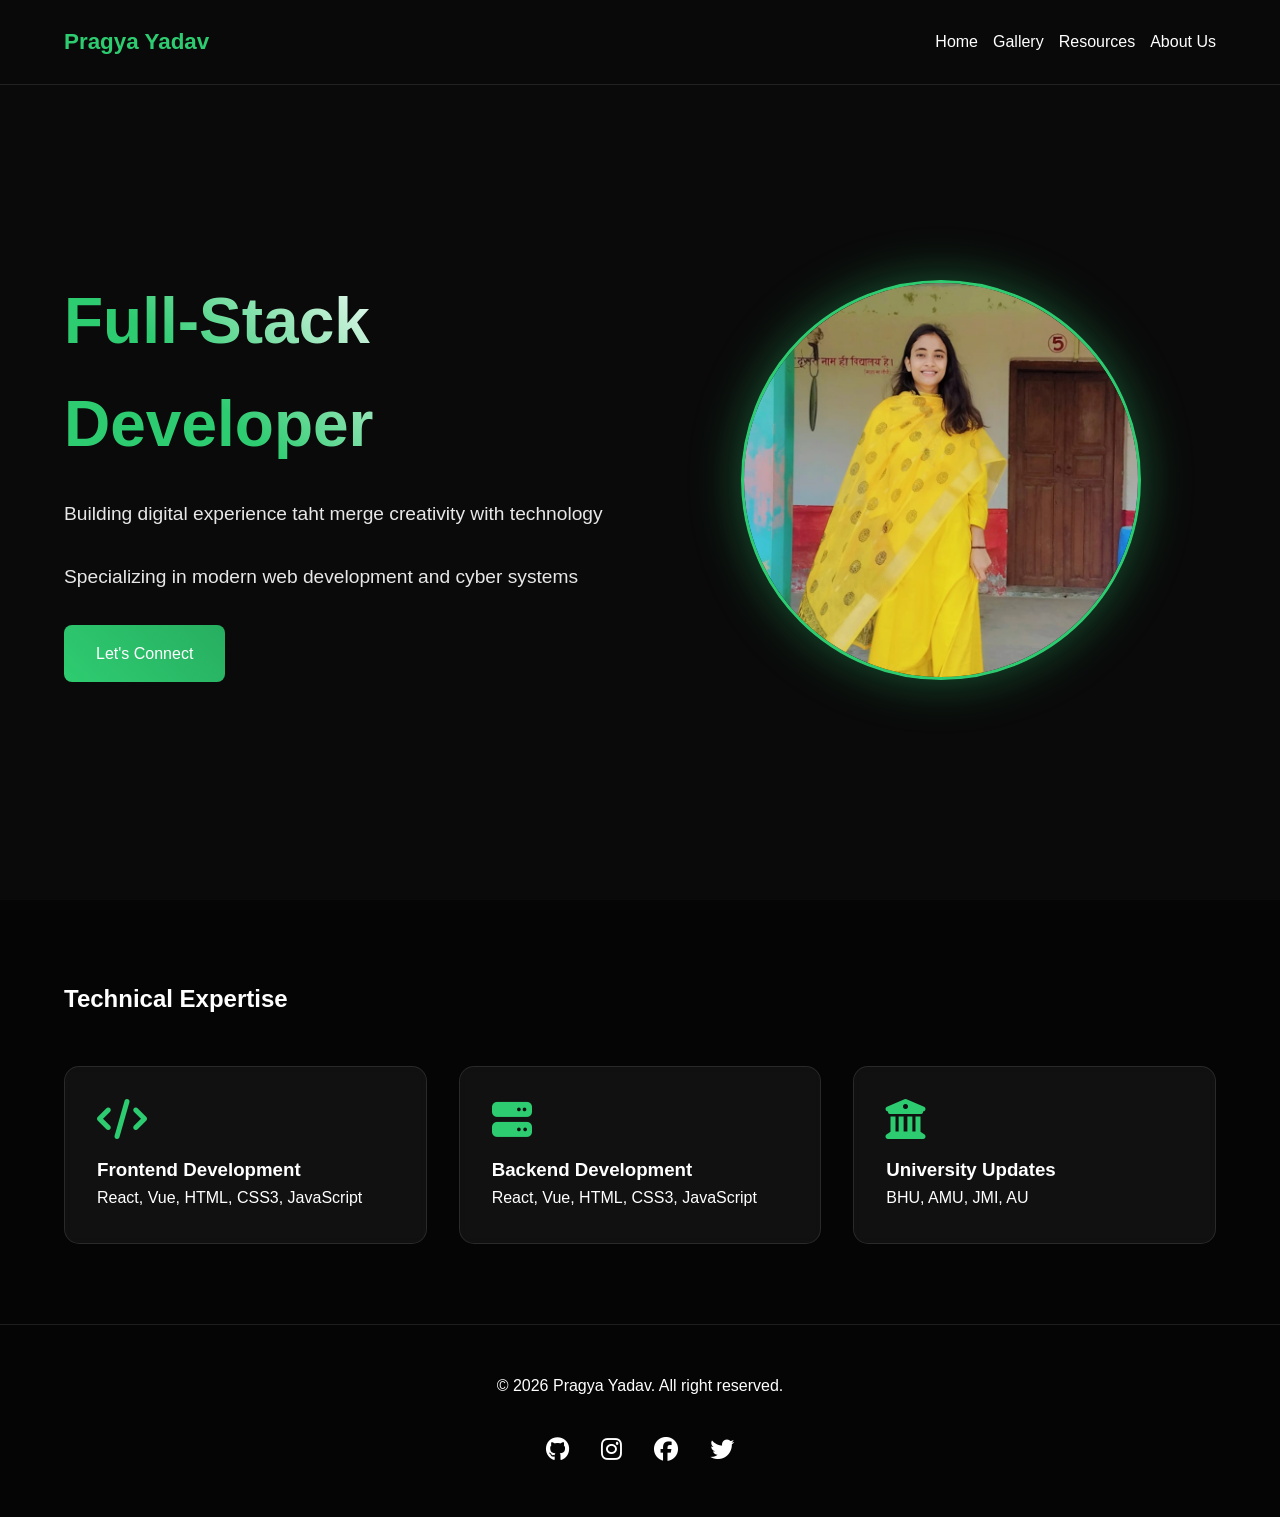
<file: index.html>
<!DOCTYPE html>
<html lang="eng">
<head>
	<meta charset="utf-8">
	<meta name="viewport" content="width=device-width, initial-scale=1.0">
	<title>Pragya Yadav</title>
	<!-- link to fontawesome for inserting social media icons -->
	<link rel="stylesheet"
href="https://cdnjs.cloudflare.com/ajax/libs/font-awesome/6.7.2/css/all.min.css">
	<!-- link to css file -->
	<link rel="stylesheet" type="text/css" href="styles.css">
</head>
<body>
	<!-- Navigation -->
		<nav class="navbar">
			<a href="#home" class="logo">Pragya Yadav</a>
			<ul class="nav-links">
				<li><a href="#home">Home</a></li>
				<li><a href="gallery.html">Gallery</a></li>
				<li><a href="resources.html">Resources</a></li>
				<li><a href="About-us.html">About Us</a></li>
			</ul>
		</nav>

		<!-- Hero Section -->
			<section id="home" class="hero">
				<div class="hero-content">
					<h1>Full-Stack Developer</h1>
					<p>Building digital experience taht merge creativity with technology</p>
					<p class="highlight">Specializing in modern web development and cyber systems</p>
					<a href="#contact" class="cta-button">Let's Connect</a>
				</div>
				<div class="hero-image">
					<img src="pragya.jpg" alt="Profile" class="profile-img">
				</div>
			</section>

			<!-- Skill Section -->

				<section id="skills" class="skills">
					<h2>Technical Expertise</h2>
					<div class="skills-grid">
						<div class="skill-card">
							<i class="fa-solid fa-code"></i>
							<h3>Frontend Development</h3>
							<p>React, Vue, HTML, CSS3, JavaScript</p>
						</div>
						<div class="skill-card">
							<i class="fa-solid fa-server"></i>
							<h3>Backend Development</h3>
							<p>React, Vue, HTML, CSS3, JavaScript</p>
						</div>
						<div class="skill-card">
							<i class="fa-solid fa-building-columns"></i>
							<h3>University Updates</h3>
							<p>BHU, AMU, JMI, AU</p>
						</div>
					</div>
				</section>
				<!-- Footer -->
					<footer>
						<p>&copy; 2026 Pragya Yadav. All right reserved. </p>
						<div class="social-links">
							<a href="#"><i class="fa-brands fa-github"></i></a>
							<a href="https://instagram.com/pragya96057"><i class="fa-brands fa-instagram"></i></a>
							<a href="#"><i class="fa-brands fa-facebook"></i></a>
							<a href="#"><i class="fa-brands fa-twitter"></i></a>
						</div>
					</footer>

					<!-- link to javasript file -->
					<script src="script.js"></script>
				</body>
				</html>
</file>
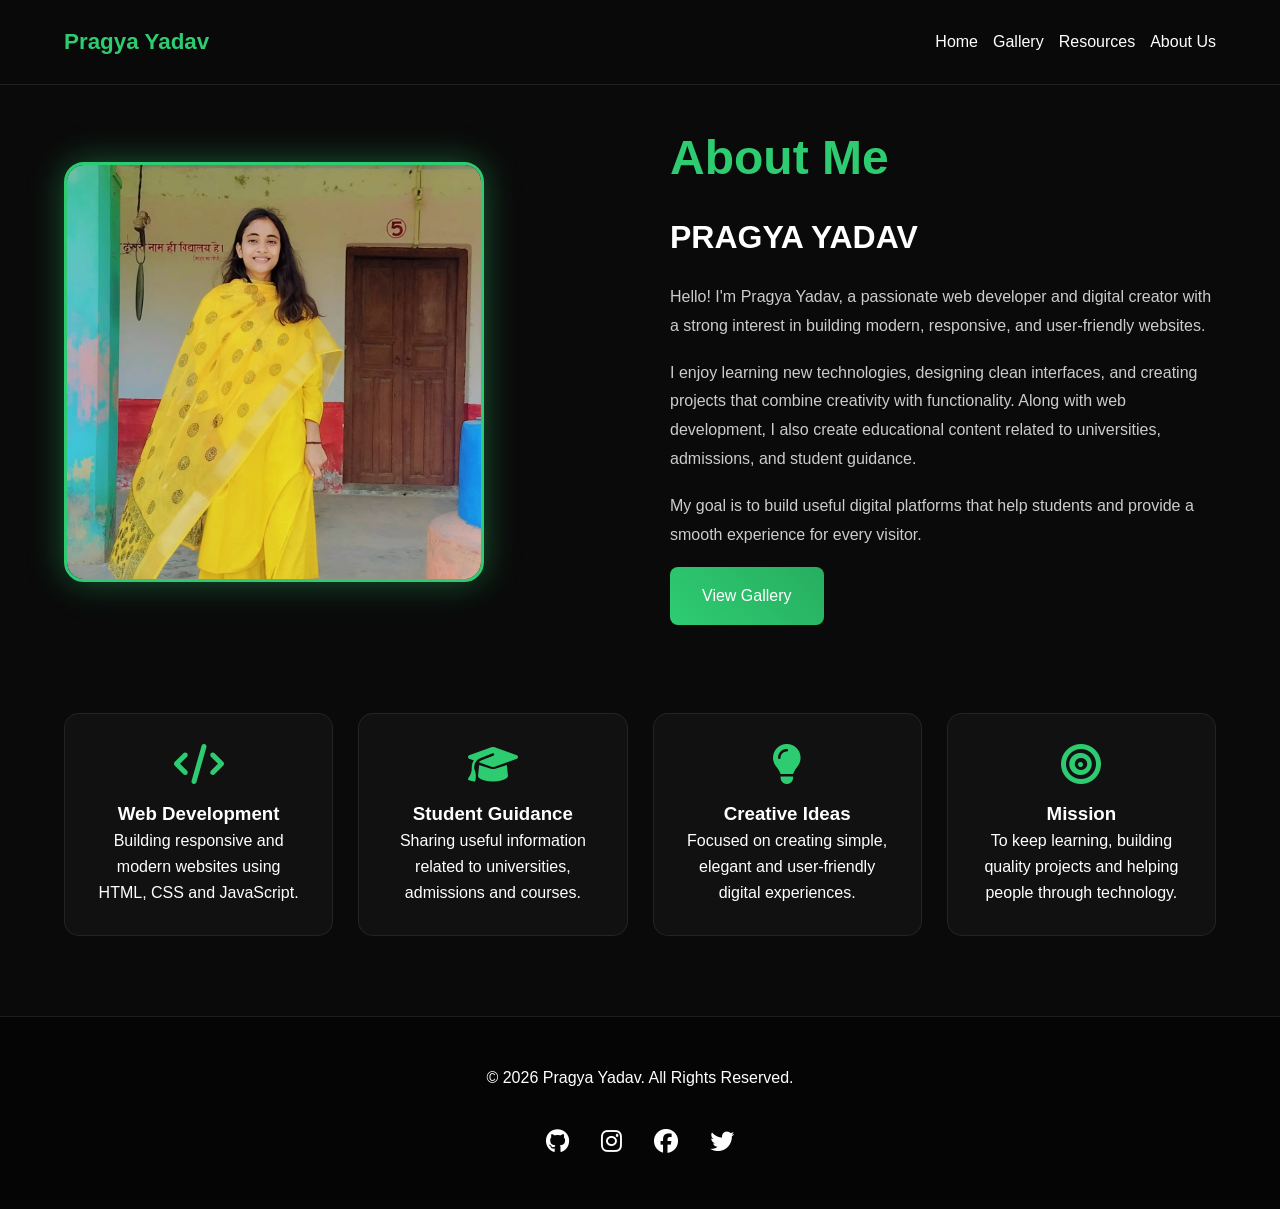
<file: About-us.html>
<!DOCTYPE html>
<html lang="en">
<head>
    <meta charset="UTF-8">
    <meta name="viewport" content="width=device-width, initial-scale=1.0">
    <title>About Us | Pragya Yadav</title>

    <link rel="stylesheet" href="https://cdnjs.cloudflare.com/ajax/libs/font-awesome/6.7.2/css/all.min.css">
    <link rel="stylesheet" href="styles.css">

    <style>

    .about-page{
        padding:120px 5% 80px;
        background:var(--dark-bg);
        min-height:100vh;
    }

    .about-container{
        display:grid;
        grid-template-columns:1fr 1fr;
        gap:60px;
        align-items:center;
        margin-bottom:80px;
    }

    .about-image img{
        width:100%;
        max-width:420px;
        border-radius:20px;
        border:3px solid var(--accent);
        box-shadow:0 0 35px var(--accent-glow);
    }

    .about-content h1{
        font-size:3rem;
        color:var(--accent);
        margin-bottom:15px;
    }

    .about-content h2{
        font-size:2rem;
        margin-bottom:20px;
    }

    .about-content p{
        color:#ccc;
        line-height:1.8;
        margin-bottom:18px;
    }

    .about-boxes{
        display:grid;
        grid-template-columns:repeat(auto-fit,minmax(250px,1fr));
        gap:25px;
    }

    .about-box{
        background:#111;
        padding:30px;
        border-radius:15px;
        border:1px solid rgba(255,255,255,.08);
        text-align:center;
        transition:.4s;
    }

    .about-box i{
        color:var(--accent);
        font-size:40px;
        margin-bottom:15px;
    }

    .about-box:hover{
        transform:translateY(-10px);
        border-color:var(--accent);
        box-shadow:0 15px 35px var(--accent-glow);
    }

    @media(max-width:768px){

        .about-container{
            grid-template-columns:1fr;
            text-align:center;
        }

        .about-image{
            text-align:center;
        }

        .about-image img{
            max-width:280px;
        }

        .about-content h1{
            font-size:2.3rem;
        }

    }

    </style>

</head>

<body>

<nav class="navbar">

<a href="index.html" class="logo">Pragya Yadav</a>

<ul class="nav-links">
<li><a href="index.html">Home</a></li>
<li><a href="gallery.html">Gallery</a></li>
<li><a href="resources.html">Resources</a></li>
<li><a href="About-us.html">About Us</a></li>
</ul>

</nav>

<section class="about-page">

<div class="about-container">

<div class="about-image">
<img src="pragya.jpg" alt="Pragya Yadav">
</div>

<div class="about-content">

<h1>About Me</h1>

<h2>PRAGYA YADAV</h2>

<p>
Hello! I'm Pragya Yadav, a passionate web developer and digital creator with a strong interest in building modern, responsive, and user-friendly websites.
</p>

<p>
I enjoy learning new technologies, designing clean interfaces, and creating projects that combine creativity with functionality. Along with web development, I also create educational content related to universities, admissions, and student guidance.
</p>

<p>
My goal is to build useful digital platforms that help students and provide a smooth experience for every visitor.
</p>

<a href="gallery.html" class="cta-button">View Gallery</a>

</div>

</div>

<div class="about-boxes">

<div class="about-box">
<i class="fa-solid fa-code"></i>
<h3>Web Development</h3>
<p>Building responsive and modern websites using HTML, CSS and JavaScript.</p>
</div>

<div class="about-box">
<i class="fa-solid fa-graduation-cap"></i>
<h3>Student Guidance</h3>
<p>Sharing useful information related to universities, admissions and courses.</p>
</div>

<div class="about-box">
<i class="fa-solid fa-lightbulb"></i>
<h3>Creative Ideas</h3>
<p>Focused on creating simple, elegant and user-friendly digital experiences.</p>
</div>

<div class="about-box">
<i class="fa-solid fa-bullseye"></i>
<h3>Mission</h3>
<p>To keep learning, building quality projects and helping people through technology.</p>
</div>

</div>

</section>

<footer>

<p>&copy; 2026 Pragya Yadav. All Rights Reserved.</p>

<div class="social-links">
<a href="#"><i class="fa-brands fa-github"></i></a>
<a href="#"><i class="fa-brands fa-instagram"></i></a>
<a href="#"><i class="fa-brands fa-facebook"></i></a>
<a href="#"><i class="fa-brands fa-twitter"></i></a>
</div>

</footer>

<script src="script.js"></script>

</body>
</html>
</file>
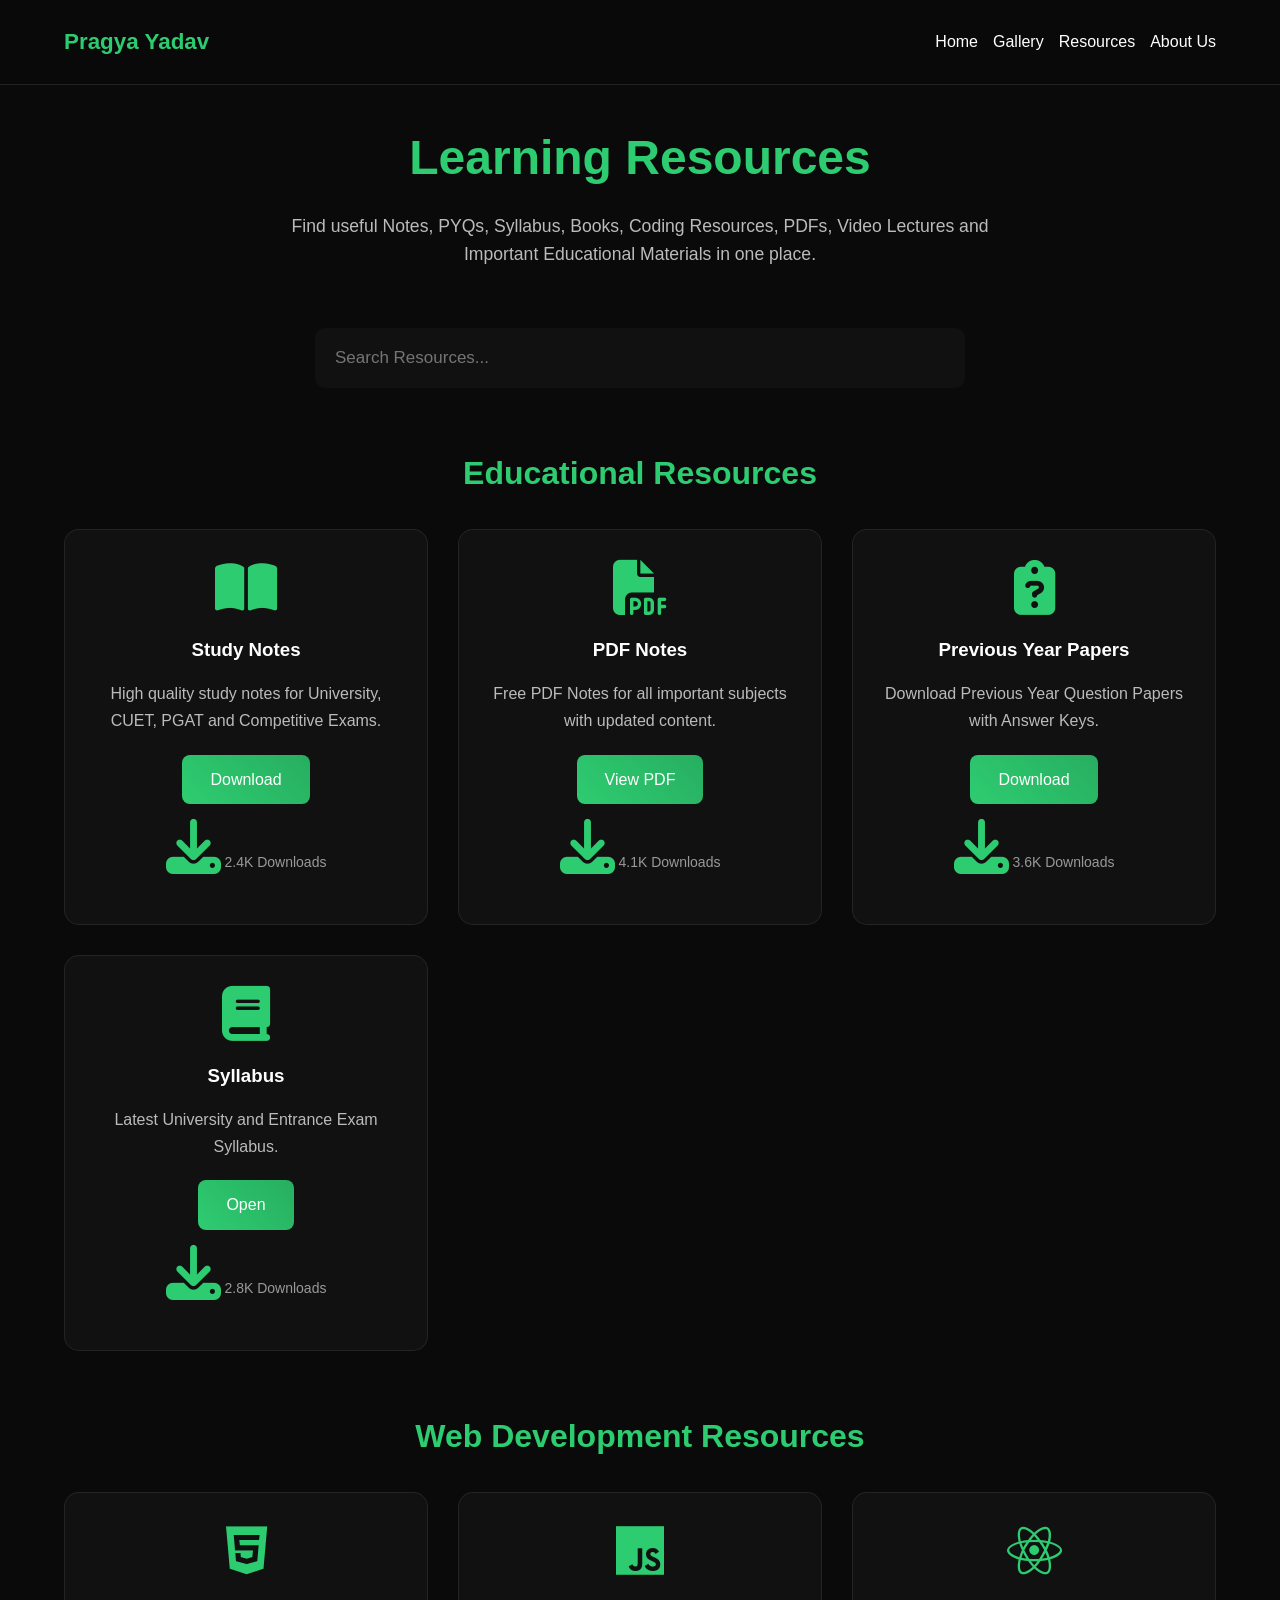
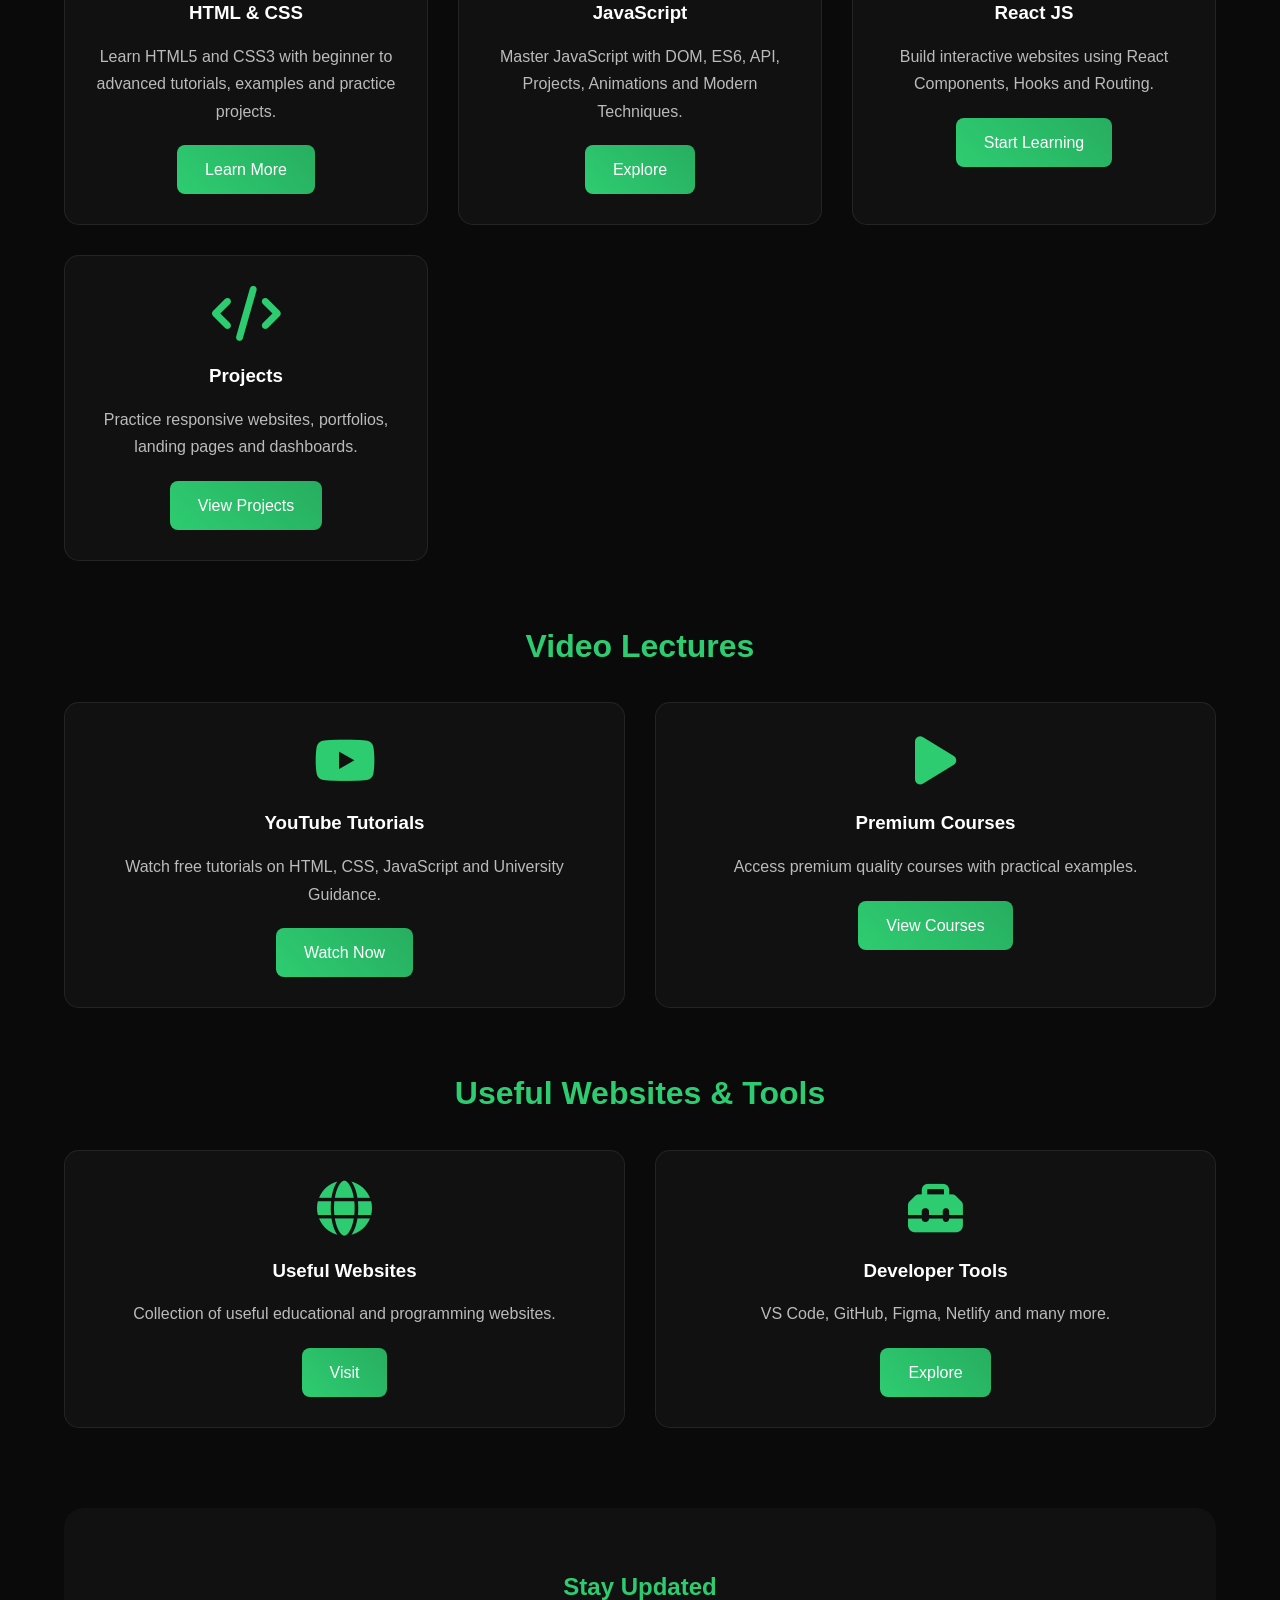
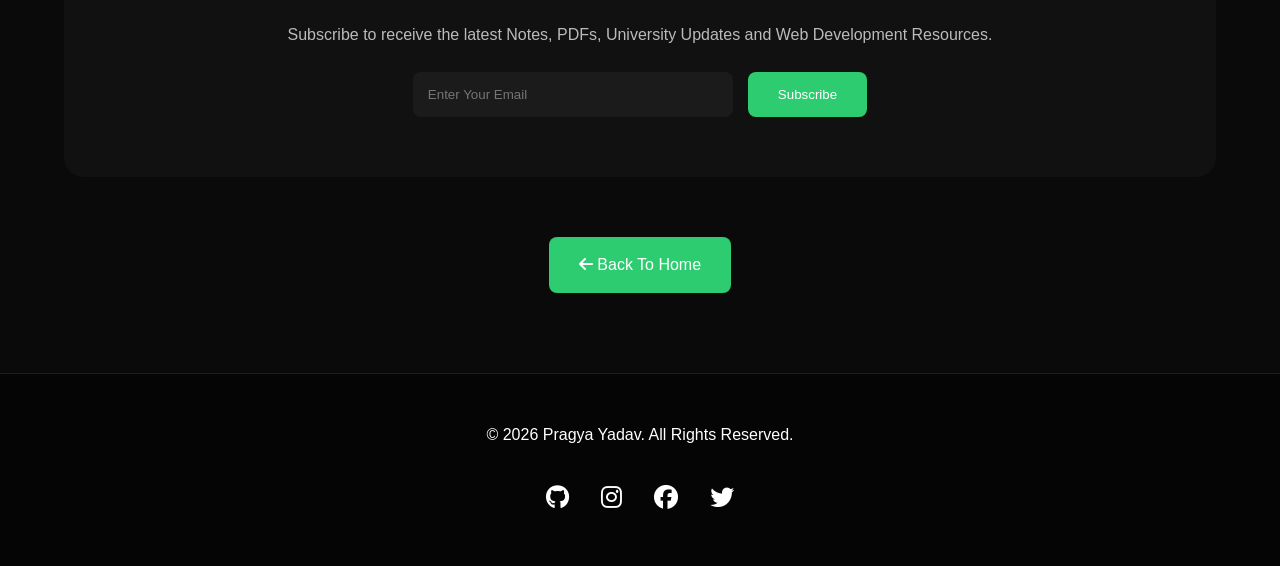
<file: resources.html>
<!DOCTYPE html>
<html lang="en">

<head>
    <meta charset="UTF-8">
    <meta name="viewport" content="width=device-width, initial-scale=1.0">
    <title>Resources | Pragya Yadav</title>

    <!-- Font Awesome -->
    <link rel="stylesheet"
        href="https://cdnjs.cloudflare.com/ajax/libs/font-awesome/6.7.2/css/all.min.css">

    <!-- Main CSS -->
    <link rel="stylesheet" href="styles.css">

    <!-- Resources CSS -->
    <link rel="stylesheet" href="resources.css">
</head>

<body>

    <!-- =========================
         NAVBAR
    ========================== -->

    <nav class="navbar">

        <a href="index.html" class="logo">
            Pragya Yadav
        </a>

        <ul class="nav-links">
            <li><a href="index.html">Home</a></li>
            <li><a href="gallery.html">Gallery</a></li>
            <li><a href="resources.html">Resources</a></li>
            <li><a href="About-us.html">About Us</a></li>
        </ul>

    </nav>


    <!-- =========================
          HERO
    ========================== -->

    <section class="resources-page">

        <div class="resources-hero">

            <h1>
                Learning Resources
            </h1>

            <p>
                Find useful Notes, PYQs, Syllabus, Books,
                Coding Resources, PDFs, Video Lectures and
                Important Educational Materials in one place.
            </p>

        </div>


        <!-- Search -->

        <div class="search-box">

            <input
                type="text"
                id="searchInput"
                placeholder="Search Resources...">

        </div>


        <!-- =========================
               EDUCATIONAL
        ========================== -->

        <h2 class="category-title">
            Educational Resources
        </h2>

        <div class="resource-grid">


            <!-- Card -->

            <div class="resource-card">

                <i class="fa-solid fa-book-open"></i>

                <h3>Study Notes</h3>

                <p>
                    High quality study notes
                    for University, CUET,
                    PGAT and Competitive Exams.
                </p>

                <a href="#" class="resource-btn">
                    Download
                </a>

                <div class="download-count">

                    <i class="fa-solid fa-download"></i>

                    2.4K Downloads

                </div>

            </div>


            <!-- Card -->

            <div class="resource-card">

                <i class="fa-solid fa-file-pdf"></i>

                <h3>PDF Notes</h3>
                <p>
                    Free PDF Notes for
                    all important subjects
                    with updated content.
                </p>
                <a href="#" class="resource-btn">
                    View PDF
                </a>
                <div class="download-count">
                    <i class="fa-solid fa-download"></i>
                    4.1K Downloads
                </div>
            </div>


            <!-- Card -->

            <div class="resource-card">
                <i class="fa-solid fa-clipboard-question"></i>
                <h3>Previous Year Papers</h3>
                <p>
                    Download Previous Year
                    Question Papers with
                    Answer Keys.
                </p>
                <a href="#" class="resource-btn">
                    Download
                </a>
                <div class="download-count">
                    <i class="fa-solid fa-download"></i>
                    3.6K Downloads
                </div>
            </div>
            <!-- Card -->
            <div class="resource-card">
                <i class="fa-solid fa-book"></i>
                <h3>Syllabus</h3>
                <p>
                    Latest University
                    and Entrance Exam
                    Syllabus.
                </p>
                <a href="#" class="resource-btn">
                    Open
                </a>
                <div class="download-count">
                    <i class="fa-solid fa-download"></i>
                    2.8K Downloads
                </div>
            </div>
        </div>
        
        <!-- =========================
             WEB DEVELOPMENT
        ========================== -->

        <h2 class="category-title">
            Web Development Resources
        </h2>

        <div class="resource-grid">

            <div class="resource-card">
                <i class="fa-brands fa-html5"></i>
                <h3>HTML & CSS</h3>
                <p>
                    Learn HTML5 and CSS3 with beginner to advanced tutorials,
                    examples and practice projects.
                </p>

                <a href="#" class="resource-btn">
                    Learn More
                </a>
            </div>

            <div class="resource-card">
                <i class="fa-brands fa-js"></i>
                <h3>JavaScript</h3>
                <p>
                    Master JavaScript with DOM, ES6, API, Projects,
                    Animations and Modern Techniques.
                </p>

                <a href="#" class="resource-btn">
                    Explore
                </a>
            </div>

            <div class="resource-card">
                <i class="fa-brands fa-react"></i>
                <h3>React JS</h3>
                <p>
                    Build interactive websites using React Components,
                    Hooks and Routing.
                </p>

                <a href="#" class="resource-btn">
                    Start Learning
                </a>
            </div>

            <div class="resource-card">
                <i class="fa-solid fa-code"></i>
                <h3>Projects</h3>
                <p>
                    Practice responsive websites,
                    portfolios, landing pages and dashboards.
                </p>

                <a href="#" class="resource-btn">
                    View Projects
                </a>
            </div>

        </div>


        <!-- =========================
              VIDEO RESOURCES
        ========================== -->

        <h2 class="category-title">
            Video Lectures
        </h2>

        <div class="resource-grid">

            <div class="resource-card">

                <i class="fa-brands fa-youtube"></i>

                <h3>YouTube Tutorials</h3>

                <p>
                    Watch free tutorials on HTML,
                    CSS, JavaScript and University Guidance.
                </p>

                <a href="#" class="resource-btn">
                    Watch Now
                </a>

            </div>

            <div class="resource-card">

                <i class="fa-solid fa-play"></i>

                <h3>Premium Courses</h3>

                <p>
                    Access premium quality courses
                    with practical examples.
                </p>

                <a href="#" class="resource-btn">
                    View Courses
                </a>

            </div>

        </div>


        <!-- =========================
             USEFUL TOOLS
        ========================== -->

        <h2 class="category-title">
            Useful Websites & Tools
        </h2>

        <div class="resource-grid">

            <div class="resource-card">

                <i class="fa-solid fa-globe"></i>

                <h3>Useful Websites</h3>

                <p>
                    Collection of useful educational
                    and programming websites.
                </p>

                <a href="#" class="resource-btn">
                    Visit
                </a>

            </div>

            <div class="resource-card">

                <i class="fa-solid fa-toolbox"></i>

                <h3>Developer Tools</h3>

                <p>
                    VS Code, GitHub, Figma,
                    Netlify and many more.
                </p>

                <a href="#" class="resource-btn">
                    Explore
                </a>

            </div>

        </div>



        <!-- =========================
              NEWSLETTER
        ========================== -->

        <section class="newsletter">

            <h2>Stay Updated</h2>

            <p>
                Subscribe to receive the latest Notes,
                PDFs, University Updates and Web Development Resources.
            </p>

            <form>

                <input
                    type="email"
                    placeholder="Enter Your Email">

                <button type="submit">

                    Subscribe

                </button>

            </form>

        </section>


        <!-- Back Home -->

        <div class="back-home">

            <a href="index.html">

                <i class="fa-solid fa-arrow-left"></i>

                Back To Home

            </a>

        </div>

    </section>


    <!-- =========================
            FOOTER
    ========================== -->

    <footer>

        <p>

            &copy; 2026 Pragya Yadav.
            All Rights Reserved.

        </p>

        <div class="social-links">

            <a href="#">
                <i class="fa-brands fa-github"></i>
            </a>

            <a href="#">
                <i class="fa-brands fa-instagram"></i>
            </a>

            <a href="#">
                <i class="fa-brands fa-facebook"></i>
            </a>

            <a href="#">
                <i class="fa-brands fa-twitter"></i>
            </a>

        </div>

    </footer>

    <script src="script.js"></script>
    <script src="resources.js"></script>

</body>
</html>
</file>
<file: styles.css>
* {margin: 0;
 	padding: 0;
 	box-sizing: border-box;
 	font-family: 'segoe UI', sans-serif;
 }

 :root {
 	--dark-bg: #0a0a0a;
 	--darker-bg: #050505;
 	--accent: #2ecc71;
 	--accent-glow: rgba(46, 206, 113, 0.4);
 	--text: #ffffff;
 }

 body {
    background-color: var(--dark-bg);
    color: var(--text);
    line-height: 1.6;
    overflow-x: hidden;
}

 /* Navbar */
 .navbar {
 	position: fixed;
 	top: 0;
 	width: 100%;
 	padding: 1.5rem 5%;
 	display: flex;
 	justify-content: space-between;
 	align-items: center;
 	background:rgba(10,10,10,0.95);
 	backdrop-filter: blur(10px);
 	z-index: 1000;
 	border-bottom: 1px solid rgba(255,255,255,0.1);
 }

 .logo {
 	font-size: 1.8rem;
 	font-weight: 700;
 	color:var(--accent);
 	text-decoration: none;
 	position: relative;
 	padding-left: 2.5rem;
 }

 .nav-links 
{
    display: flex;
    gap: 2rem;
    list-style: none;
}

 .nav-links a {
    color: var(--text);
    text-decoration: none;
    font-weight: 500;
    transition: all 0.3s ease;
    position: relative;
}

 .nav-links a::after {
 	content:'';
 	position: absolute;
 	bottom: -5px;
 	left: 0;
 	width: 0;
 	height: 2px;
 	background: var(--accent);
 	transition: width 0.3s ease;
 }

 .nav-links a:hover::after {
    width: 100%;
}

/* Hero Section */
.hero{
    min-height:100vh;
    display:flex;
    align-items:center;
    justify-content:space-between;
    gap:50px;
    padding:120px 5% 60px;
}

.hero-content{
    flex:1;
}

.hero-image{
    flex:1;
    display:flex;
    justify-content:center;
    align-items:center;
    position:relative;
}

.profile-img{
    width:100%;
    max-width:400px;
    aspect-ratio:1/1;
    object-fit:cover;
    border-radius:50%;
    border:3px solid var(--accent);
    box-shadow:0 0 50px var(--accent-glow);
}

@keyframes float {
   0%, 100% { transform: translateY(0); }
   50% { transform: translateY(-20px); }
}

.hero h1{
    font-size:clamp(2.2rem,5vw,4rem);
    margin-bottom: 1.5rem;
    background: linear-gradient(45deg, var(--accent) 30%, #ffffff 70%);
    -webkit-background-clip: text;
    -webkit-text-fill-color: transparent;
}

.hero p{
    font-size:clamp(1rem,2vw,1.2rem);
   margin-bottom: 2rem;
   opacity: 0.9;
   max-width: 600px;
}

.cta-button {
   display: inline-block;
   padding: 1rem 2rem;
   background: linear-gradient(45deg, var(--accent), #27ae60);
   color:white;
   border-radius: 8px;
   text-decoration:none;
   transition: all 0.3s ease;
   position: relative;
   overflow:hidden;
}

/* Skills Section */
.skills {
   padding: 5rem 5%;
   background: var(--darker-bg);
}

.skills-grid {
   display: grid;
   grid-template-columns: repeat(auto-fit, minmax(250px, 1fr));
   gap: 2rem;
   margin-top: 3rem;
}

.skill-card {
   padding: 2rem;
   border-radius: 15px;
   background: rgba(255,255,255,0.05);
   transition: all 0.3s ease;
   border: 1px solid rgba(255,255,255,0.1);
   backdrop-filter: blur(5px);
}

.skill-card:hover {
   transform: translateY(-10px);
   border-color: var(--accent);
   box-shadow: 0 10px 30px var(--accent-glow);
}

.skill-card i {
   font-size: 2.5rem;
   color: var(--accent);
   margin-bottom: 1rem;
}

/*Footer */
footer{
   background: var(--darker-bg);
   padding: 3rem 5%;
   text-align: center;
   border-top: 1px solid rgba(255, 255, 255, 0.1);
}

.social-links {
   margin-top: 2rem;
   display: flex;
   justify-content: center;
   gap:2rem;
}

.social-links a{
   color: var(--text);

font-size:1.5rem;
transition: all 0.3s ease;
}

.social-links a:hover {
   color: var(--accent);
   transform: translateY(-3px);
}

.nav-links{
    display:flex;
    gap:15px;
    flex-wrap:wrap;
}

.logo{
    font-size:1.4rem;
    padding-left:0;
}

@media (max-width:768px){

.navbar{
    flex-direction:column;
    padding:15px;
}

.logo{
    font-size:1.4rem;
    padding-left:0;
}

.nav-links{
    display:flex;
    justify-content:center;
    flex-wrap:wrap;
    gap:12px;
    margin-top:15px;
}

.hero{
    flex-direction:column-reverse;
    text-align:center;
    gap:40px;
    padding:120px 20px 50px;
}

.hero-content{
    width:100%;
    padding-right:0;
}

.hero-image{
    width:100%;
}

.profile-img{
    max-width:260px;
}

.hero h1{
    font-size:2.4rem;
}

.skills{
    padding:60px 20px;
}

.skills-grid{
    grid-template-columns:1fr;
}

footer{
    padding:40px 20px;
}

}
</file>
<file: resources.css>
/* ==========================================
   Resources Page CSS
========================================== */

.resources-page{
    min-height:100vh;
    padding:120px 5% 80px;
    background:var(--dark-bg);
}

.resources-hero{
    text-align:center;
    margin-bottom:60px;
}

.resources-hero h1{
    font-size:3rem;
    color:var(--accent);
    margin-bottom:15px;
}

.resources-hero p{
    color:#bbb;
    font-size:1.1rem;
    max-width:700px;
    margin:auto;
}

.search-box{
    max-width:650px;
    margin:40px auto;
}

.search-box input{
    width:100%;
    padding:18px;
    border:none;
    border-radius:10px;
    background:#111;
    color:#fff;
    font-size:17px;
    border:2px solid transparent;
    outline:none;
    transition:.3s;
}

.search-box input:focus{
    border-color:var(--accent);
    box-shadow:0 0 15px var(--accent-glow);
}

.category-title{
    text-align:center;
    margin:60px 0 30px;
    color:var(--accent);
    font-size:2rem;
}

.resource-grid{
    display:grid;
    grid-template-columns:repeat(auto-fit,minmax(280px,1fr));
    gap:30px;
}

.resource-card{
    background:#111;
    border:1px solid rgba(255,255,255,.08);
    border-radius:15px;
    padding:30px;
    text-align:center;
    transition:.3s;
}

.resource-card:hover{
    transform:translateY(-10px);
    border-color:var(--accent);
    box-shadow:0 15px 35px var(--accent-glow);
}

.resource-card i{
    font-size:55px;
    color:var(--accent);
    margin-bottom:20px;
}

.resource-card h3{
    margin-bottom:15px;
}

.resource-card p{
    color:#bbb;
    line-height:1.7;
}

.resource-btn{
    display:inline-block;
    margin-top:20px;
    padding:12px 28px;
    background:linear-gradient(45deg,var(--accent),#27ae60);
    color:#fff;
    text-decoration:none;
    border-radius:8px;
    transition:.3s;
}

.resource-btn:hover{
    transform:translateY(-3px);
    box-shadow:0 10px 25px var(--accent-glow);
}

.download-count{
    margin-top:15px;
    color:#999;
    font-size:14px;
}

.newsletter{
    margin-top:80px;
    background:#111;
    padding:60px 30px;
    border-radius:20px;
    text-align:center;
}

.newsletter h2{
    color:var(--accent);
    margin-bottom:15px;
}

.newsletter p{
    color:#bbb;
    margin-bottom:25px;
}

.newsletter form{
    display:flex;
    justify-content:center;
    gap:15px;
    flex-wrap:wrap;
}

.newsletter input{
    width:320px;
    padding:15px;
    border:none;
    border-radius:8px;
    background:#1b1b1b;
    color:white;
    outline:none;
}

.newsletter button{
    padding:15px 30px;
    border:none;
    border-radius:8px;
    background:var(--accent);
    color:white;
    cursor:pointer;
    transition:.3s;
}

.newsletter button:hover{
    box-shadow:0 10px 25px var(--accent-glow);
}

.back-home{
    margin-top:60px;
    text-align:center;
}

.back-home a{
    display:inline-block;
    padding:15px 30px;
    background:var(--accent);
    color:white;
    text-decoration:none;
    border-radius:8px;
    transition:.3s;
}

.back-home a:hover{
    transform:translateY(-5px);
}

@media(max-width:768px){

    .resources-page{
        padding-top:100px;
    }

    .resources-hero h1{
        font-size:2.3rem;
    }

    .resource-grid{
        grid-template-columns:1fr;
    }

    .newsletter form{
        flex-direction:column;
    }

    .newsletter input{
        width:100%;
    }

}
</file>
